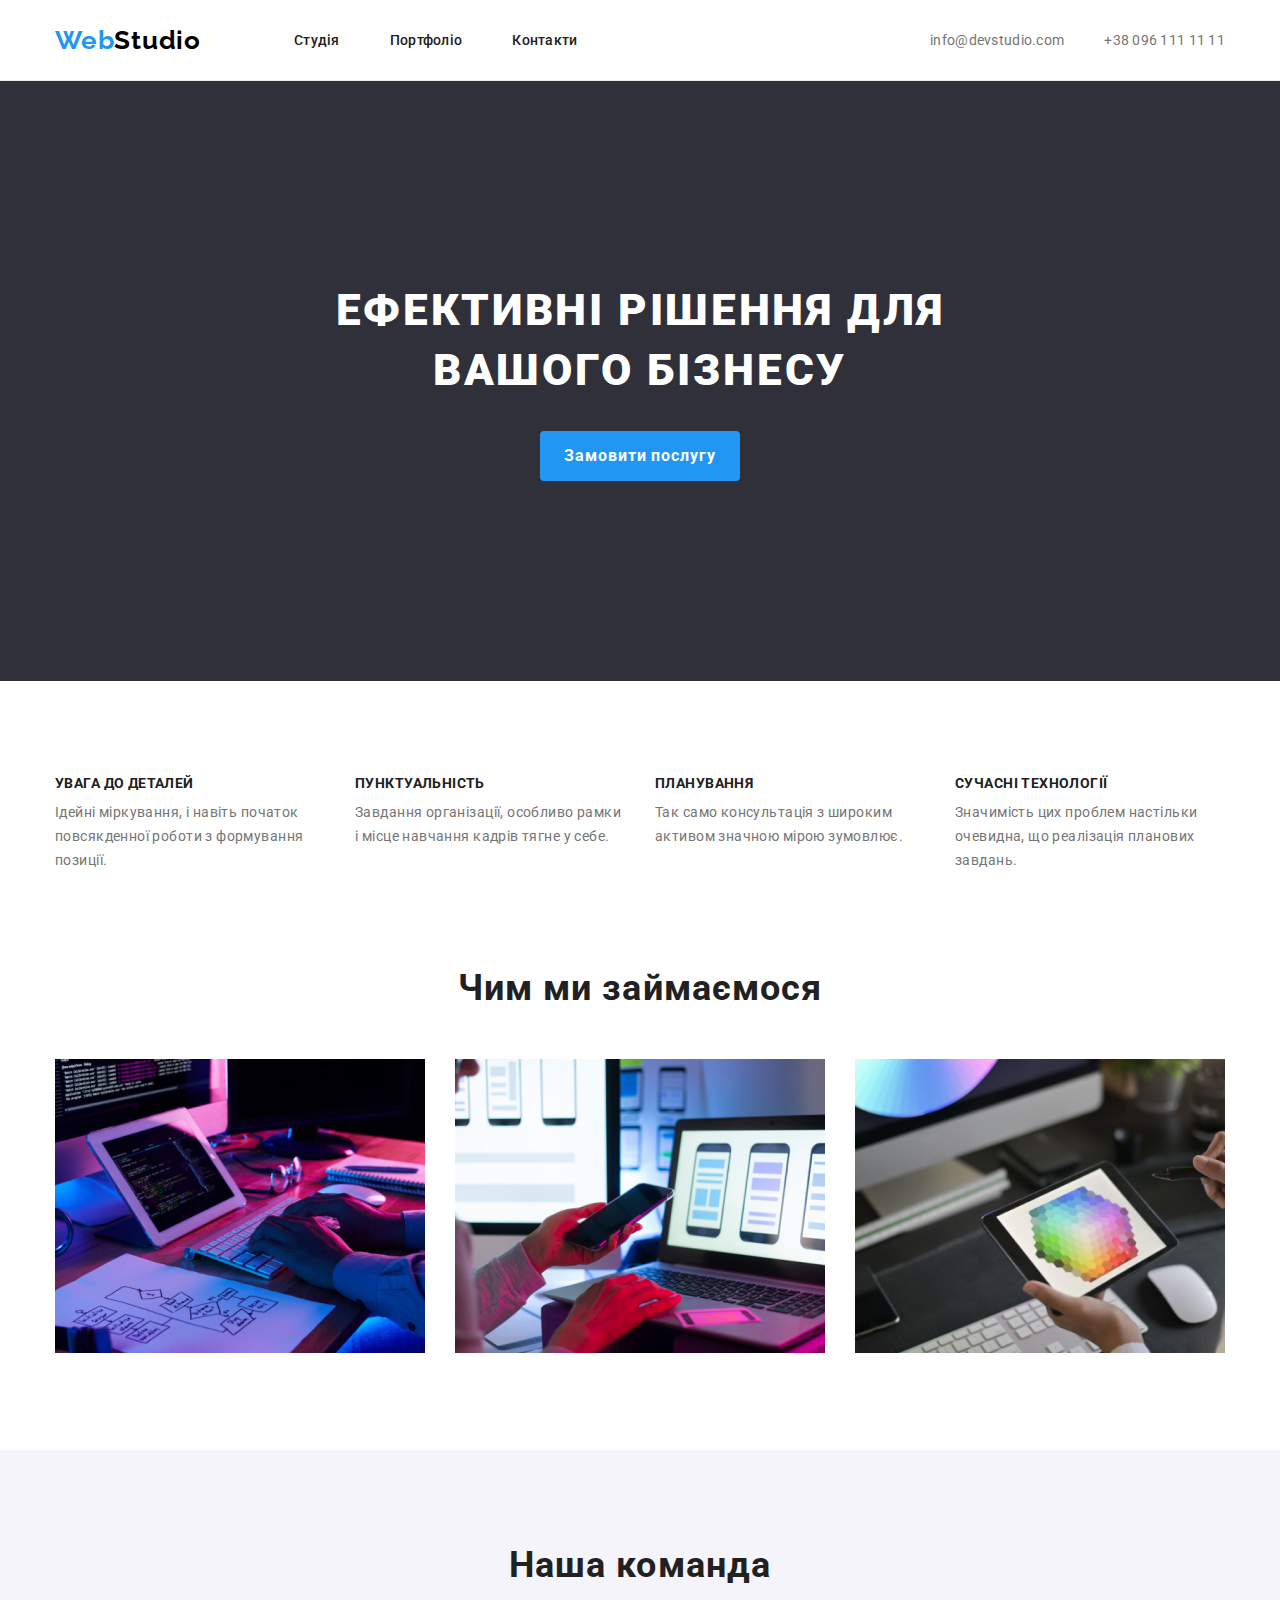
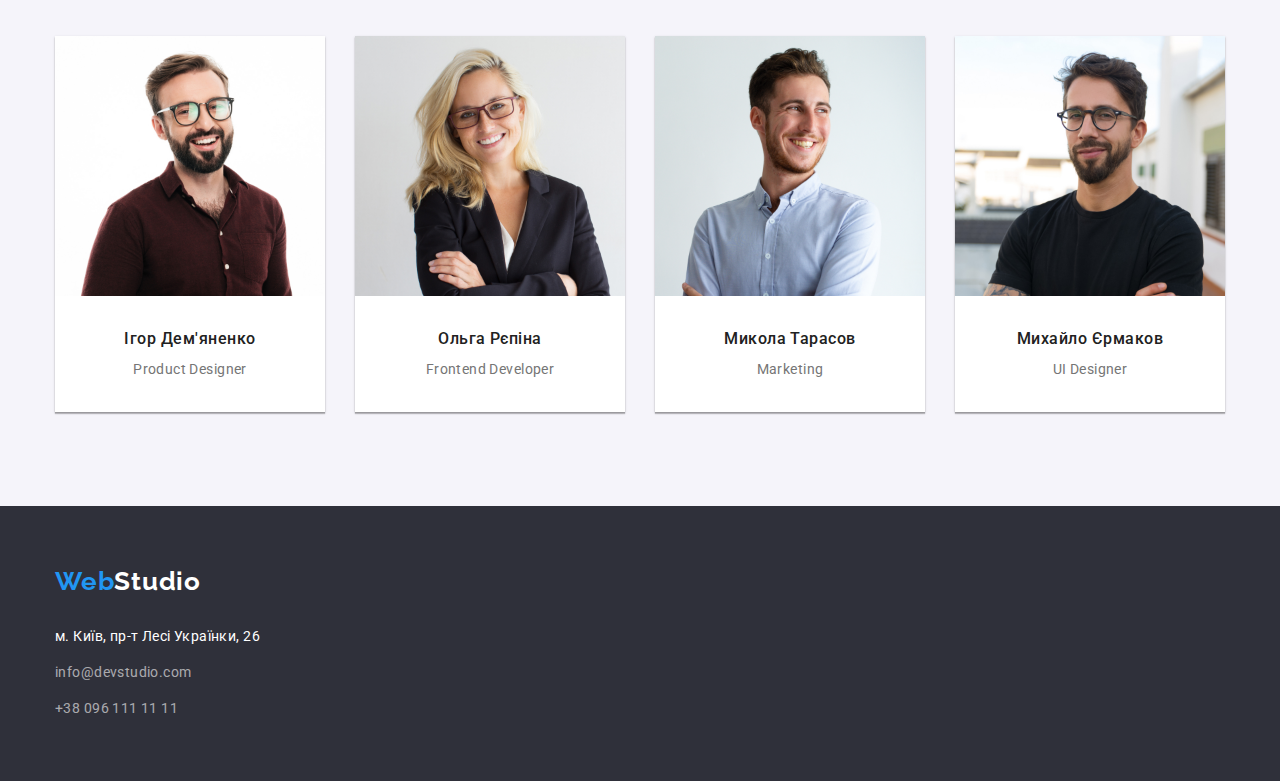
<file: index.html>
<!DOCTYPE html>
<html lang="en">
 <head>
    <meta charset="UTF-8">
    <meta http-equiv="X-UA-Compatible" content="IE=edge">
    <meta name="viewport" content="width=device-width, initial-scale=1.0">
    <title>Document</title>
    <link rel="preconnect" href="https://fonts.googleapis.com">
<link rel="preconnect" href="https://fonts.gstatic.com" crossorigin>
<link href="https://fonts.googleapis.com/css2?family=Raleway:wght@700&family=Roboto:wght@400;500;700;900&display=swap" rel="stylesheet">
<link rel="stylesheet" href="https://cdnjs.cloudflare.com/ajax/libs/modern-normalize/1.1.0/modern-normalize.min.css">
    <link rel="stylesheet" href="./css/styles.css">
    
 </head>
 <body>
     <!--Шапка-->
       <header class="page-header">
        <div class="container main-nav">
        <a class="logotip" href="./index.html"> <span class="logo">Web</span>Studio</a>
    <nav>
    <ul class="site-nav">
        <li class="item"><a href="" class="menu-items">Студія</a></li>
        <li class="item"><a href="./portfolio.html" class="menu-items">Портфоліо</a></li>
        <li class="item"><a href="" class="menu-items">Контакти</a></li>
    </ul>
    </nav>
    <ul class="auth-nav">
        <li class="item"> <a href="info@devstudio.com" class="link">info@devstudio.com</a> </li>
        <li class="item"><a href="+380961111111" class="link">+38 096 111 11 11</a></li>
    </ul>
     </div>
       </header>
   <!--Тіло-->
   <main >
    <!--Герой-->
    <section class="hero">
        <div class="container">
            <h1 class="hero-title">Ефективні рішення для <br> вашого бізнесу</h1>
            <button class="button" type="button">Замовити послугу</button>
        </div>
    </section>

   <!--Особливості-->
    <section class="section features">  
        <div class="container ">
     <ul class="preference">
        <li class="preference-list">
            <h3 class="title-item">Увага до деталей</h3>
        <p class="text">Ідейні міркування, і навіть початок повсякденної роботи з формування позиції.</p>
        </li>
        <li class="preference-list">
            <h3 class="title-item">Пунктуальність</h3>
        <p class="text">Завдання організації, особливо рамки і місце навчання кадрів тягне у себе.</p>
        </li>
        <li class="preference-list">
            <h3 class="title-item">Планування</h3>
        <p class="text">Так само консультація з широким активом значною мірою зумовлює.</p> 
        </li>
        <li class="preference-list">
            <h3 class="title-item">Сучасні технології</h3>
        <p class="text">Значимість цих проблем настільки очевидна, що реалізація планових завдань.</p>
        </li>
     </ul>
     </div>
    </section>
    <!--Чим ми займаємося-->
    <section class="section">
        <div class="container">
        <h2 class="section-title">Чим ми займаємося</h2>
        <ul class="photo-section">
            <li class="photo"> <img src="./images/box1.jpg" alt="написання html" width="370"></li>
            <li class="photo"><img src="./images/box2.jpg" alt="адаптація під мобільні пристрої" width="370"></li>
            <li class="photo"><img src="./images/img2.jpg" alt="розробка дизайну" width="370"></li>
        </ul>
    </div>
    </section>
    <!--Наша команда-->
    <section class="section-team">
        <div class="container">
        <h2 class="section-title">Наша команда</h2>
        <ul class="main-team">
            <li class="card">
                <img src="./images/img-3.jpg" alt="фото дизайнера" width="270">
                <div class="bottom-card">
                    <h3 class="title">Ігор Дем'яненко</h3>
                <p class="text-card">Product Designer</p>
                </div>
            </li>
            <li class="card">
                <img src="./images/img-2.jpg" alt=" фото розробника" width="270">
                <div class="bottom-card">
                    <h3 class="title">Ольга Рєпіна</h3>
                <p class="text-card">Frontend Developer</p>
                </div>
            </li>
            <li class="card">
                <img src="./images/img-1.jpg" alt="фото маркетолога" width="270">
               <div class="bottom-card">
                <h3 class="title">Микола Тарасов</h3>
                <p class="text-card">Marketing</p>
               </div>
            </li>
            <li class="card">
                <img src="./images/img.jpg" alt="фото дизайнера" width="270">
               <div class="bottom-card">
                <h3 class="title">Михайло Єрмаков</h3>
                <p class="text-card">UI Designer</p>
               </div>
            </li>
        </ul>
     </div>
    </section>
   </main>
    <!--Підвал-->
    <footer class="footers">
        <div class="container">
        <a class="footer-logo" href="./index.html"> <span class="logo">Web</span>Studio</a>
       <address>
       <p class="adres">м. Київ, пр-т Лесі Українки, 26</p>
       <a href="info@devstudio.com" class="link-footer">info@devstudio.com</a> <br>
       <a href="+380961111111" class="link-footer">+38 096 111 11 11</a>
       </address> 
    </div>
    </footer>
</html>
</file>
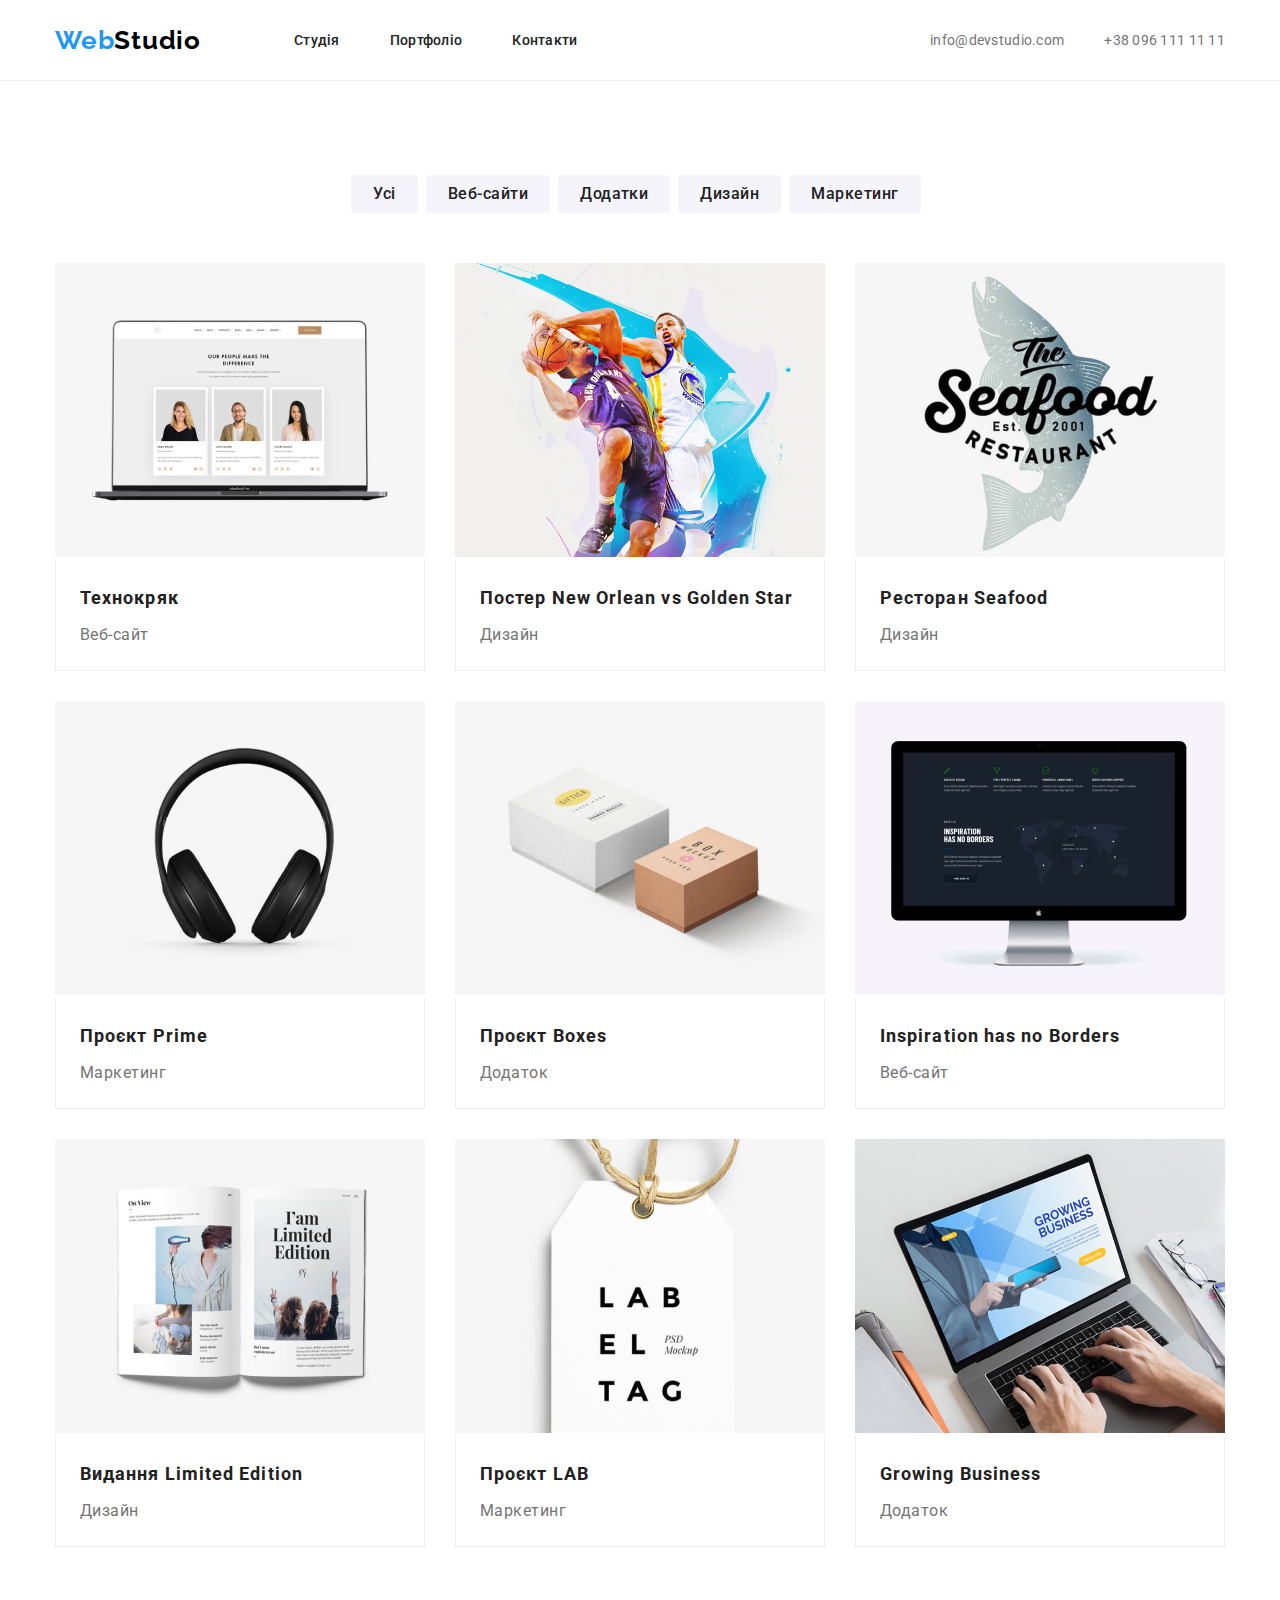
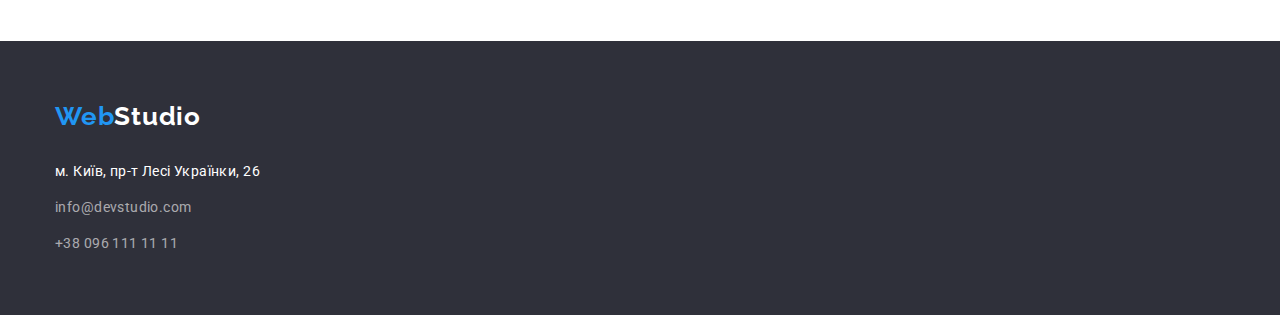
<file: portfolio.html>
<!DOCTYPE html>
<html lang="en">
<head>
    <meta charset="UTF-8">
    <meta http-equiv="X-UA-Compatible" content="IE=edge">
    <meta name="viewport" content="width=device-width, initial-scale=1.0">
    <title>Document</title>
    <link rel="preconnect" href="https://fonts.googleapis.com">
    <link rel="preconnect" href="https://fonts.gstatic.com" crossorigin>
    <link href="https://fonts.googleapis.com/css2?family=Raleway:wght@700&family=Roboto:wght@400;500;700;900&display=swap" rel="stylesheet">
    <link rel="stylesheet" href="./css/styles.css">
</head>
<body>
     <!--Шапка-->
     <header class="page-header">
        <div class="container main-nav">
        <a class="logotip" href="./index.html"> <span class="logo">Web</span>Studio</a>
    <nav>
    <ul class="site-nav">
        <li class="item"><a href="" class="menu-items">Студія</a></li>
        <li class="item"><a href="./portfolio.html" class="menu-items">Портфоліо</a></li>
        <li class="item"><a href="" class="menu-items">Контакти</a></li>
    </ul>
    </nav>
    <ul class="auth-nav">
        <li class="item"> <a href="info@devstudio.com" class="link">info@devstudio.com</a> </li>
        <li class="item"><a href="+380961111111" class="link">+38 096 111 11 11</a></li>
    </ul>
     </div>
       </header>
   <main class="content">
    <section class="section">
        <div class="container">
        <ul class="buttons">
            <li class="buttons-list"><button class="button-item" type="button">Усі</button></li>
            <li class="buttons-list"><button class="button-item" type="button">Веб-сайти</button></li>
            <li class="buttons-list"><button class="button-item" type="button">Додатки</button></li>
            <li class="buttons-list"><button class="button-item" type="button">Дизайн</button></li>
            <li class="buttons-list"><button class="button-item" type="button">Маркетинг</button></li>
        </ul>
        <ul class="main-list">
            <li class="item">
               <img class="image" src="./images/fon.jpg" alt="Зображення працівників на екрані компютера" width="370" height="294">
                <div class="bottom-list">
                    <h3 class="small-title" >Технокряк </h3>
                    <p class="small-text" >Веб-сайт</p>
                </div>
            </li>
            <li class="item">
                <img src="./images/fon1.jpg" alt="Постер New Orlean vs Golden Star" width="370" height="294">
                <div class="bottom-list">
                 <h3 class="small-title" >Постер New Orlean vs Golden Star </h3>
                 <p class="small-text" >Дизайн</p>
                </div>
            </li>
            <li class="item">
                <img src="./images/fon2.jpg" alt="Лого ресторану Seafood" width="370" height="294">
                <div class="bottom-list">
                <h3 class="small-title" >Ресторан Seafood </h3>
                 <p class="small-text" >Дизайн</p>
                </div>
            </li>
            <li class="item">
                <img src="./images/fon3.jpg" alt="Навушники" width="370" height="294">
                <div class="bottom-list">
                <h3 class="small-title" >Проєкт Prime </h3>
                 <p class="small-text" >Маркетинг</p>
                </div>
            </li>
            <li class="item">
                <img src="./images/fon4.jpg" alt="Біла та коричнева коробки на столі" width="370" height="294">
                <div class="bottom-list">
                <h3 class="small-title" >Проєкт Boxes </h3>
                 <p class="small-text" >Додаток</p>
                </div>
            </li>
            <li class="item">
                <img src="./images/fon5.jpg" alt="Постер New Orlean vs Golden Star" width="370" height="294">
                <div class="bottom-list"> 
                <h3 class="small-title" >Inspiration has no Borders </h3>
                 <p class="small-text" >Веб-сайт</p>
                </div>
            </li>
            <li class="item">
                <img src="./images/fon6.jpg" alt="Зображення видання Limited Edition" width="370" height="294">
                <div class="bottom-list"> 
                <h3 class="small-title" >Видання Limited Edition </h3>
                 <p class="small-text" >Дизайн</p>
                </div>
            </li>
            <li class="item">
                <img src="./images/fon7.jpg" alt="Постер LAB" width="370" height="294">
                <div class="bottom-list"> 
                <h3 class="small-title" >Проєкт LAB </h3>
                 <p class="small-text" >Маркетинг</p>
                </div>
            </li>
            <li class="item">
                <img src="./images/fon8.jpg" alt="Ноутбук" width="370" height="294">
                <div class="bottom-list">
                <h3 class="small-title" >Growing Business </h3>
                 <p class="small-text" >Додаток</p>
                </div>
            </li>
        </ul>
    </div>
      </section>
   </main>
   <!--Підвал-->
   <footer class="footers">
    <div class="container">
    <a class="footer-logo" href="./index.html"> <span class="logo">Web</span>Studio</a>
   <address>
   <p class="adres">м. Київ, пр-т Лесі Українки, 26</p>
   <a href="info@devstudio.com" class="link-footer">info@devstudio.com</a> <br>
   <a href="+380961111111" class="link-footer">+38 096 111 11 11</a>
   </address> 
</div>
</footer>
</html>
</file>
<file: css/styles.css>
:root {
   --primary-text-color:#212121;
   --secondary-text-color:#757575;
   --activ-text-color:#2196F3;
   --hero-text-color:#FFFFFF;
   --primery-background-color:Frgba(255, 255, 255, 1);
   --hero-background-color:#2F303A;
   --header-background-color:#FFFFFF;
   --section-background-color:#F5F4FA;
   --footer-link-color:rgba(255, 255, 255, 0.6);
}
html{
    box-sizing: border-box;
}
*,
*::before,
*::after{
    box-sizing:inherit;
}
   /* header */
   .container{
    width: 1200px;
    padding-right: 15px;
    padding-left: 15px;
    margin: 0 auto;
   }
 .page-header {
    background-color: var(--header-background-color);
    max-width: 1600px;
    border-bottom: 1px solid #ECECEC;
    
 }
 .main-nav{
    display: flex;
    align-items: center;
 }
 .logo{
    color: var(--activ-text-color);
 }
 .logotip{
    font-family: 'Raleway', sans-serif;
    font-weight: 700;
    font-size: 26px;
    line-height: 1.17;
    color: #000000;
    letter-spacing: 0.03em;
  text-decoration: none;
  margin-right: 93px;
 }
 ul{
    list-style: none;
    padding: 0;
    margin: 0;
 }
 h1,h2,h3,p{
    padding: 0;
    margin: 0; 
 }
 .site-nav{
    display: flex;
    margin-right: auto;
 }
 .site-nav .item:not(:last-child) {
margin-right: 50px;
 }
 .menu-items{
    display: block;
    padding-top: 32px;
    padding-bottom: 32px;
    font-weight: 500;
    line-height: 1.17;
    letter-spacing: 0.02em;
  color: var(--primary-text-color); 
  text-decoration: none;
 }
 .menu-items:hover,
 .menu-items:focus{
    color: var(--activ-text-color);
 }
 .auth-nav{
    display: flex;
    margin-left: auto;
 }
 .auth-nav .item:not(:last-child){
    margin-right: 40px;
 }
 .link{
    display: block;
    padding-top: 32px;
    padding-bottom: 32px;
    font-style: normal;
    color: var(--secondary-text-color);
    text-decoration: none;
    letter-spacing: 0.02em;
    line-height: 1.17;
 }
 .link:hover,
 .link:focus{
    color: var(--activ-text-color);
 }
/* body */

body{
    color: var(--primary-text-color);
    font-family: 'Roboto', sans-serif;
    font-size: 14px;
    cursor: default;
    padding: 0;
    margin: 0; 
}

/* hero */
.hero{
    background-color: var(--hero-background-color);
    text-align: center;
    padding-bottom: 200px;
    padding-top: 200px;
   
}
.hero-title{
    color: var(--hero-text-color);
    font-weight: 900;
    text-transform: uppercase;
    font-size: 44px;
    line-height: 1.36;
    letter-spacing: 0.06em;
    margin-bottom: 30px;
}
/* button */
.button{
    font-family: inherit;
    font-weight: 700;
    font-size: 16px;
    line-height: 1.87;
    text-align: center;
    letter-spacing: 0.06em;
    color: var(--hero-text-color);
    background-color: var(--activ-text-color);
    cursor: pointer;
    border-radius: 4px;
    padding: 10px 24px;
    border: 0px;
    min-width: 200px;

  

}
/* section */
.section{
    background-color: var(--primery-background-color);
    padding-top: 94px;
    padding-bottom: 94px;
}
.features{
padding-bottom: 0;
}
.preference{
    display: flex;
}
.preference-list{
    width: 270px;
}
.preference-list:not(:last-child){
    margin-right: 30px;
}
.title-item{
    font-weight: 700;
    font-size: 14px;
    text-transform: uppercase;   
    letter-spacing: 0.03em;
    line-height: 1.17;
    margin-bottom: 10px;
}
.section-title{
    font-weight: 700; 
    text-align: center;
    font-size: 36px;
    letter-spacing: 0.03em;
    line-height: 1.17;
    margin-bottom: 50px;
}
.photo-section{
   display: flex; 
}
.photo{
    margin-right: 30px;
}
.photo:nth-child(3n){
    margin-right: o;
}
.text{
    color: var(--secondary-text-color);
    line-height: 1.71;
    letter-spacing: 0.03em;
    
   
}
.section-team{
    background-color: var(--section-background-color);
    padding-top: 94px;
    padding-bottom: 94px;
}
.title{
    font-weight: 500;
    font-size: 16px;
    letter-spacing: 0.03em;
    line-height: 1.18;
    margin-bottom: 10px;
}
.main-team{
    display: flex;
}
.card{
    background-color: rgba(255, 255, 255, 1);
    margin-right: 30px;
    box-shadow: 0px 1px 3px rgba(0, 0, 0, 0.12), 0px 1px 1px rgba(0, 0, 0, 0.14), 0px 2px 1px rgba(0, 0, 0, 0.2);
}
.card:nth-child(4n){
    margin-right: 0;
}
.text-card{
    color: var(--secondary-text-color);
    line-height: 1.71;
    letter-spacing: 0.03em;
}
.bottom-card{
    padding-top: 30px;
    padding-bottom: 30px;
    text-align: center; 
}
/* footer */
.footers{
    background-color: var(--hero-background-color);
   padding-top: 60px ;
   padding-bottom: 60px;
}
.footer-logo{
   display: inline-block;
    font-family: 'Raleway', sans-serif;
    color: var(--header-background-color);
    text-decoration: none;
    font-weight: 700;
    font-size: 26px;
    letter-spacing: 0.03em;
    line-height: 1.18;
    
  

}
.adres{
  font-style: normal;
  color: var(--header-background-color);
  font-size: 14px;
  line-height: 1.71;
  letter-spacing: 0.03em;
  margin-top: 28px;
}
.link-footer{
    display: inline-block;
    color:var(--footer-link-color);
    font-style: normal;
    line-height: 1.71;
    text-decoration: none;
    letter-spacing: 0.03em;
    margin-top: 12px;
}

/* portfolio */

.buttons{
    display: flex;
    justify-content: center;
    border: #000000;
}
.button-item {
    font-family: inherit;
    font-weight: 500;
    font-size: 16px;
    line-height: 1.62;
    letter-spacing: 0.03em;
    color: #212121;
    background-color: var(--section-background-color);
    border-radius: 4px;
    margin-right: 8px;
    padding-left: 22px;
    padding-top: 6px;
    padding-right: 22px;
    padding-bottom: 6px ;
    border: transparent;
  
    
}
.buttons-list:last-child{
    margin-right: 0;
}
.button-item:hover,
.button-item:focus{
    color: var( --hero-text-color);
    background-color: var(--activ-text-color);
    cursor: pointer;
}
.main-list{
    display: flex;
    flex-wrap: wrap;
    width: ((100%-60px)/3);
    justify-content: center;
    margin-top: 50px;
}
.main-list .item{
    margin-right: 30px;
    margin-bottom: 30px;
   

}
.main-list .item:nth-child(3n+3) {
    margin-right: 0;
}
.main-list .item:nth-last-child(-n+3){
    margin-bottom: 0;
}
.bottom-list{
    background-color: rgba(255, 255, 255, 1);
    border-bottom: 1px solid rgba(238, 238, 238, 1); 
    border-left:1px solid rgba(238, 238, 238, 1) ; 
    border-right: 1px solid rgba(238, 238, 238, 1);
    padding-top: 20px;
    padding-bottom: 20px;
    padding-left: 24px;
    padding-right: 24px;
}
.small-title{
    color: var(--primary-text-color);
    font-weight: 700;
    font-size: 18px;
    line-height: 2;
    letter-spacing: 0.06em;
    text-align: left;
   
}
.small-text{
color: var(--secondary-text-color);
font-size: 16px;
line-height: 1.87;
letter-spacing: 0.03em;
text-align: left;
margin-top: 4px;
}
</file>
